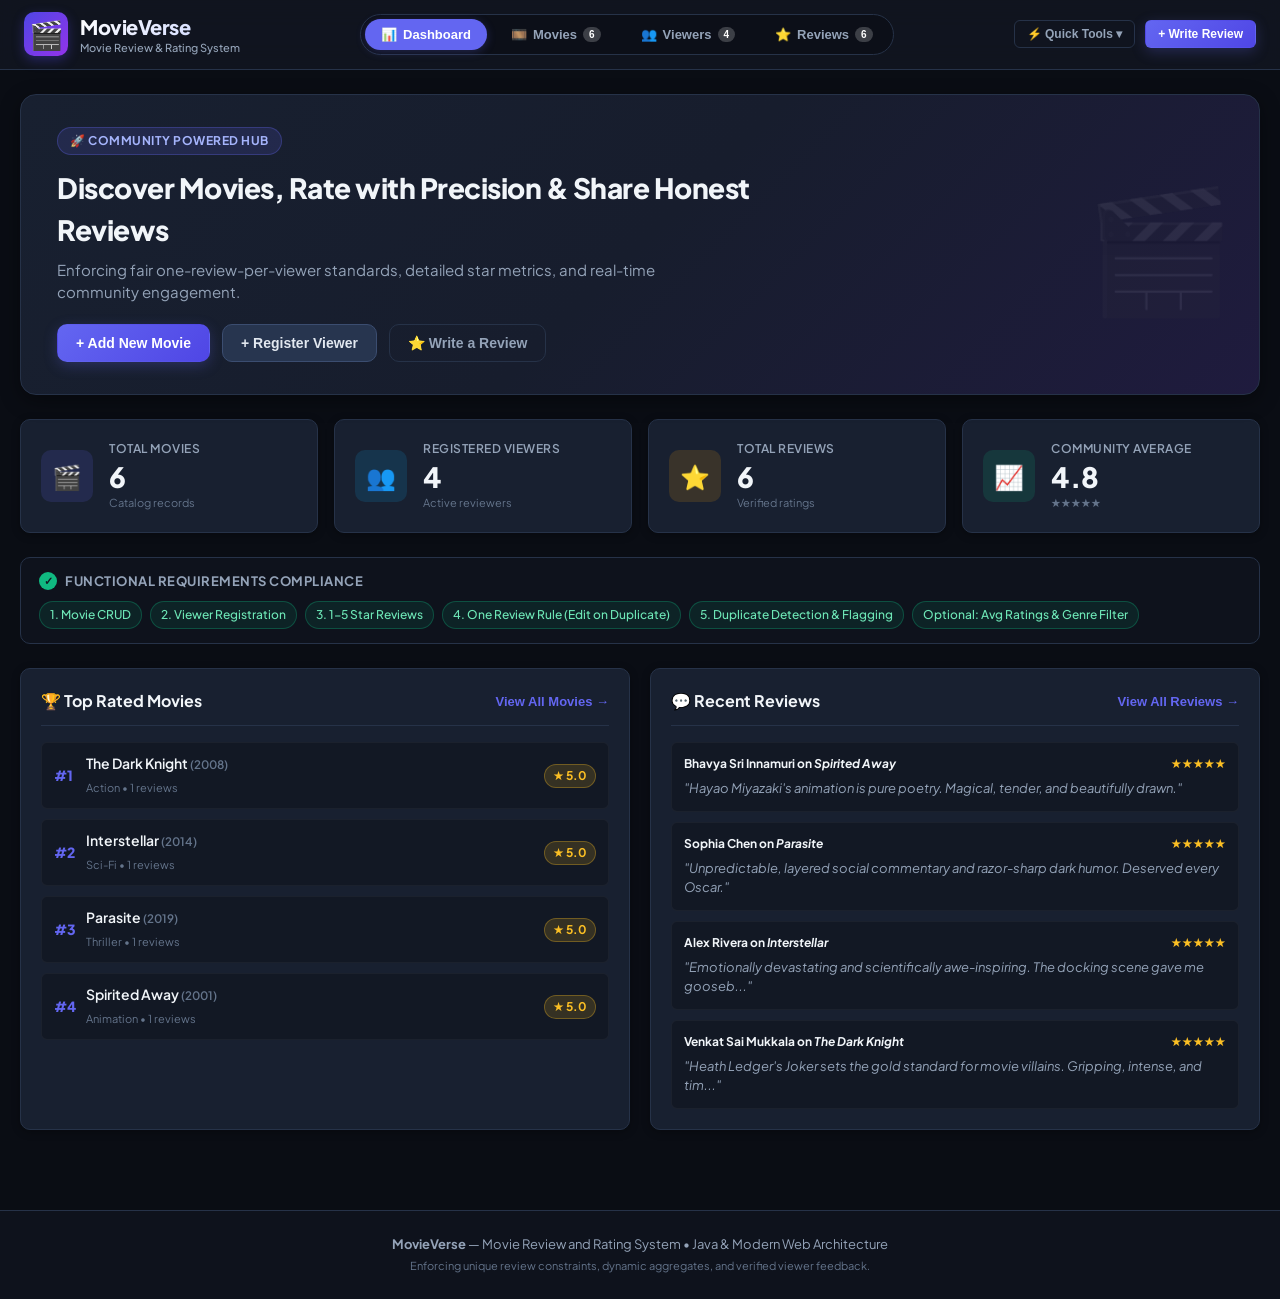
<file: index.html>
<!DOCTYPE html>
<html lang="en">
<head>
    <meta charset="UTF-8">
    <meta name="viewport" content="width=device-width, initial-scale=1.0">
    <meta http-equiv="refresh" content="0; url=/MovieReviewSystem/public/">
    <title>MovieVerse - Movie Review & Rating System</title>
    <script>
        window.location.replace("/MovieReviewSystem/public/");
    </script>
    <style>
        body {
            margin: 0;
            background-color: #0a0d14;
            color: #f1f5f9;
            font-family: -apple-system, BlinkMacSystemFont, "Segoe UI", Roboto, sans-serif;
            display: flex;
            align-items: center;
            justify-content: center;
            height: 100vh;
            text-align: center;
        }
        .box {
            background: #182030;
            padding: 32px 48px;
            border-radius: 12px;
            border: 1px solid #263248;
        }
        h2 { margin: 0 0 10px; color: #fff; }
        p { color: #94a3b8; font-size: 14px; margin-bottom: 20px; }
        a {
            display: inline-block;
            background: #6366f1;
            color: white;
            text-decoration: none;
            padding: 10px 20px;
            border-radius: 8px;
            font-weight: 600;
        }
    </style>
</head>
<body>
    <div class="box">
        <h2>🎬 Launching MovieVerse...</h2>
        <p>Redirecting to the Movie Review &amp; Rating System application.</p>
        <a href="/MovieReviewSystem/public/">Open MovieVerse Now →</a>
    </div>
</body>
</html>
</file>
<file: MovieReviewSystem/public/style.css>
/* ============================================================
   MOVIEVERSE - MODERN CINEMATIC DESIGN SYSTEM
   ============================================================ */

:root {
    --bg-primary: #0a0d14;
    --bg-secondary: #121722;
    --bg-card: #182030;
    --bg-card-hover: #1f2a3f;
    --bg-input: #0f141f;

    --border-color: #263248;
    --border-focus: #6366f1;

    --text-primary: #f1f5f9;
    --text-secondary: #94a3b8;
    --text-muted: #64748b;

    --accent-primary: #6366f1;
    --accent-hover: #4f46e5;
    --accent-glow: rgba(99, 102, 241, 0.25);

    --gold-star: #fbbf24;
    --gold-glow: rgba(251, 191, 36, 0.35);

    --success: #10b981;
    --success-bg: rgba(16, 185, 129, 0.12);
    --warning: #f59e0b;
    --warning-bg: rgba(245, 158, 11, 0.14);
    --danger: #ef4444;
    --danger-bg: rgba(239, 68, 68, 0.14);
    --info: #0ea5e9;
    --info-bg: rgba(14, 165, 233, 0.12);

    --radius-sm: 6px;
    --radius-md: 10px;
    --radius-lg: 16px;
    --radius-full: 9999px;

    --shadow-sm: 0 2px 8px rgba(0, 0, 0, 0.3);
    --shadow-md: 0 6px 20px rgba(0, 0, 0, 0.4);
    --shadow-lg: 0 12px 32px rgba(0, 0, 0, 0.55);

    --transition: all 0.2s cubic-bezier(0.4, 0, 0.2, 1);
}

* {
    box-sizing: border-box;
    margin: 0;
    padding: 0;
}

body {
    font-family: 'Plus Jakarta Sans', -apple-system, BlinkMacSystemFont, 'Segoe UI', Roboto, sans-serif;
    background-color: var(--bg-primary);
    color: var(--text-primary);
    line-height: 1.5;
    min-height: 100vh;
    display: flex;
    flex-direction: column;
}

/* ============================================================
   HEADER & NAVBAR
   ============================================================ */

.app-header {
    background-color: rgba(18, 23, 34, 0.85);
    backdrop-filter: blur(14px);
    -webkit-backdrop-filter: blur(14px);
    border-bottom: 1px solid var(--border-color);
    position: sticky;
    top: 0;
    z-index: 100;
}

.header-container {
    max-width: 1300px;
    margin: 0 auto;
    padding: 12px 24px;
    display: flex;
    align-items: center;
    justify-content: space-between;
    gap: 20px;
}

.brand {
    display: flex;
    align-items: center;
    gap: 12px;
    cursor: pointer;
    user-select: none;
}

.brand-icon {
    font-size: 28px;
    width: 44px;
    height: 44px;
    display: flex;
    align-items: center;
    justify-content: center;
    background: linear-gradient(135deg, #4f46e5, #9333ea);
    border-radius: var(--radius-md);
    box-shadow: 0 4px 12px rgba(79, 70, 229, 0.35);
}

.brand-text h1 {
    font-size: 20px;
    font-weight: 800;
    letter-spacing: -0.5px;
    background: linear-gradient(135deg, #ffffff, #c7d2fe);
    -webkit-background-clip: text;
    -webkit-text-fill-color: transparent;
}

.brand-text .tagline {
    font-size: 11px;
    color: var(--text-secondary);
    font-weight: 500;
    display: block;
    margin-top: -2px;
}

.nav-links {
    display: flex;
    align-items: center;
    gap: 8px;
    background: rgba(10, 13, 20, 0.6);
    padding: 4px;
    border-radius: var(--radius-full);
    border: 1px solid var(--border-color);
}

.nav-btn {
    background: transparent;
    color: var(--text-secondary);
    border: none;
    padding: 8px 16px;
    border-radius: var(--radius-full);
    font-size: 13px;
    font-weight: 600;
    cursor: pointer;
    display: inline-flex;
    align-items: center;
    gap: 6px;
    transition: var(--transition);
}

.nav-btn:hover {
    color: var(--text-primary);
    background: rgba(255, 255, 255, 0.05);
}

.nav-btn.active {
    background: var(--accent-primary);
    color: white;
    box-shadow: 0 2px 10px var(--accent-glow);
}

.nav-btn .badge {
    background: rgba(255, 255, 255, 0.2);
    color: white;
    font-size: 10px;
    padding: 2px 6px;
    border-radius: var(--radius-full);
    font-weight: 700;
}

.header-actions {
    display: flex;
    align-items: center;
    gap: 10px;
    position: relative;
}

.dropdown-menu {
    position: absolute;
    top: calc(100% + 8px);
    right: 0;
    background: var(--bg-card);
    border: 1px solid var(--border-color);
    border-radius: var(--radius-md);
    box-shadow: var(--shadow-lg);
    padding: 6px;
    min-width: 230px;
    z-index: 200;
    display: flex;
    flex-direction: column;
}

.dropdown-menu button {
    background: transparent;
    border: none;
    color: var(--text-primary);
    padding: 9px 12px;
    font-size: 13px;
    text-align: left;
    border-radius: var(--radius-sm);
    cursor: pointer;
    font-weight: 500;
    transition: var(--transition);
}

.dropdown-menu button:hover {
    background: rgba(255, 255, 255, 0.07);
    color: white;
}

.dropdown-menu hr {
    border: none;
    border-top: 1px solid var(--border-color);
    margin: 4px 0;
}

.dropdown-menu .text-danger {
    color: var(--danger);
}

.dropdown-menu .text-danger:hover {
    background: var(--danger-bg);
}

/* ============================================================
   MAIN CONTAINER & SECTIONS
   ============================================================ */

.main-content {
    max-width: 1300px;
    width: 100%;
    margin: 0 auto;
    padding: 24px 20px 40px;
    flex: 1;
}

.content-section {
    animation: fadeIn 0.25s ease-out;
}

@keyframes fadeIn {
    from { opacity: 0; transform: translateY(6px); }
    to { opacity: 1; transform: translateY(0); }
}

.hidden {
    display: none !important;
}

/* ============================================================
   BUTTONS
   ============================================================ */

.btn {
    display: inline-flex;
    align-items: center;
    justify-content: center;
    gap: 6px;
    padding: 10px 18px;
    border-radius: var(--radius-md);
    font-size: 14px;
    font-weight: 600;
    cursor: pointer;
    border: 1px solid transparent;
    transition: var(--transition);
    text-decoration: none;
    user-select: none;
}

.btn-sm {
    padding: 6px 12px;
    font-size: 12px;
    border-radius: var(--radius-sm);
}

.btn-primary {
    background: linear-gradient(135deg, var(--accent-primary), #4f46e5);
    color: white;
    box-shadow: 0 4px 14px var(--accent-glow);
}

.btn-primary:hover {
    background: linear-gradient(135deg, #4f46e5, #4338ca);
    transform: translateY(-1px);
    box-shadow: 0 6px 18px var(--accent-glow);
}

.btn-secondary {
    background: #27354f;
    color: #e2e8f0;
    border: 1px solid #3b4d70;
}

.btn-secondary:hover {
    background: #334466;
    color: white;
}

.btn-outline {
    background: transparent;
    border: 1px solid var(--border-color);
    color: var(--text-secondary);
}

.btn-outline:hover {
    border-color: var(--text-secondary);
    color: var(--text-primary);
    background: rgba(255, 255, 255, 0.04);
}

.btn-outline-warning {
    background: transparent;
    border: 1px solid var(--warning);
    color: var(--warning);
}

.btn-outline-warning:hover {
    background: var(--warning-bg);
}

.btn-warning {
    background: var(--warning);
    color: #121722;
    font-weight: 700;
}

.btn-warning:hover {
    background: #d97706;
}

.btn-danger {
    background: var(--danger);
    color: white;
}

.btn-danger:hover {
    background: #dc2626;
}

.btn-link {
    background: transparent;
    border: none;
    color: var(--accent-primary);
    font-size: 13px;
    font-weight: 600;
    cursor: pointer;
    padding: 0;
    transition: var(--transition);
}

.btn-link:hover {
    color: #818cf8;
    text-decoration: underline;
}

/* ============================================================
   HERO BANNER
   ============================================================ */

.hero-banner {
    background: linear-gradient(135deg, #182030, #171d2d, #1f1b3e);
    border: 1px solid var(--border-color);
    border-radius: var(--radius-lg);
    padding: 32px 36px;
    margin-bottom: 24px;
    box-shadow: var(--shadow-md);
    position: relative;
    overflow: hidden;
}

.hero-banner::after {
    content: "🎬";
    position: absolute;
    right: 24px;
    top: 50%;
    transform: translateY(-50%);
    font-size: 120px;
    opacity: 0.08;
    pointer-events: none;
}

.pill-badge {
    display: inline-block;
    background: rgba(99, 102, 241, 0.15);
    color: #a5b4fc;
    border: 1px solid rgba(99, 102, 241, 0.3);
    padding: 4px 12px;
    border-radius: var(--radius-full);
    font-size: 12px;
    font-weight: 700;
    margin-bottom: 12px;
    text-transform: uppercase;
    letter-spacing: 0.5px;
}

.hero-content h2 {
    font-size: 28px;
    font-weight: 800;
    letter-spacing: -0.5px;
    margin-bottom: 8px;
    max-width: 800px;
}

.hero-content p {
    color: var(--text-secondary);
    font-size: 15px;
    max-width: 680px;
    margin-bottom: 20px;
}

.hero-cta-group {
    display: flex;
    flex-wrap: wrap;
    gap: 12px;
}

/* ============================================================
   DASHBOARD STATS GRID
   ============================================================ */

.stats-grid {
    display: grid;
    grid-template-columns: repeat(4, 1fr);
    gap: 16px;
    margin-bottom: 24px;
}

.stat-card {
    background: var(--bg-card);
    border: 1px solid var(--border-color);
    border-radius: var(--radius-md);
    padding: 20px;
    display: flex;
    align-items: center;
    gap: 16px;
    cursor: pointer;
    transition: var(--transition);
    box-shadow: var(--shadow-sm);
}

.stat-card:hover {
    background: var(--bg-card-hover);
    transform: translateY(-2px);
    border-color: #3b4d70;
}

.stat-icon-wrap {
    width: 52px;
    height: 52px;
    border-radius: var(--radius-md);
    display: flex;
    align-items: center;
    justify-content: center;
    font-size: 24px;
    flex-shrink: 0;
}

.stat-icon-wrap.violet { background: rgba(99, 102, 241, 0.15); color: #818cf8; }
.stat-icon-wrap.blue   { background: rgba(14, 165, 233, 0.15); color: #38bdf8; }
.stat-icon-wrap.amber  { background: rgba(245, 158, 11, 0.15); color: #fbbf24; }
.stat-icon-wrap.emerald{ background: rgba(16, 185, 129, 0.15); color: #34d399; }

.stat-info {
    display: flex;
    flex-direction: column;
}

.stat-label {
    font-size: 12px;
    font-weight: 600;
    color: var(--text-secondary);
    text-transform: uppercase;
    letter-spacing: 0.5px;
}

.stat-number {
    font-size: 28px;
    font-weight: 800;
    color: var(--text-primary);
    line-height: 1.2;
    margin: 2px 0;
}

.stat-sub {
    font-size: 11px;
    color: var(--text-muted);
}

/* ============================================================
   REQUIREMENTS COMPLIANCE BOX
   ============================================================ */

.requirements-pill-box {
    background: rgba(18, 23, 34, 0.6);
    border: 1px solid var(--border-color);
    border-radius: var(--radius-md);
    padding: 14px 18px;
    margin-bottom: 24px;
}

.pill-box-header {
    display: flex;
    align-items: center;
    gap: 8px;
    margin-bottom: 10px;
}

.pill-box-header .check-icon {
    background: var(--success);
    color: #121722;
    width: 18px;
    height: 18px;
    border-radius: var(--radius-full);
    display: inline-flex;
    align-items: center;
    justify-content: center;
    font-size: 11px;
    font-weight: 800;
}

.pill-box-header h4 {
    font-size: 13px;
    font-weight: 700;
    color: var(--text-secondary);
    text-transform: uppercase;
    letter-spacing: 0.5px;
}

.compliance-badges {
    display: flex;
    flex-wrap: wrap;
    gap: 8px;
}

.comp-badge {
    background: rgba(255, 255, 255, 0.04);
    border: 1px solid var(--border-color);
    color: var(--text-secondary);
    font-size: 12px;
    padding: 4px 10px;
    border-radius: var(--radius-full);
    font-weight: 500;
}

.comp-badge.active {
    background: rgba(16, 185, 129, 0.1);
    border-color: rgba(16, 185, 129, 0.3);
    color: #6ee7b7;
}

/* ============================================================
   ALERT BANNERS (Requirements #4 & #5)
   ============================================================ */

.alert-banner {
    border-radius: var(--radius-md);
    padding: 16px 20px;
    display: flex;
    align-items: center;
    justify-content: space-between;
    gap: 16px;
    margin-bottom: 20px;
    border: 1px solid transparent;
}

.warning-banner {
    background: var(--warning-bg);
    border-color: rgba(245, 158, 11, 0.4);
    color: #fef3c7;
}

.info-banner {
    background: var(--info-bg);
    border-color: rgba(14, 165, 233, 0.4);
    color: #e0f2fe;
}

.alert-content {
    display: flex;
    align-items: flex-start;
    gap: 12px;
}

.alert-icon {
    font-size: 22px;
    line-height: 1;
}

.alert-content strong {
    font-size: 14px;
    display: block;
    margin-bottom: 2px;
}

.alert-content p {
    font-size: 13px;
    opacity: 0.9;
}

.alert-actions {
    display: flex;
    align-items: center;
    gap: 8px;
    flex-shrink: 0;
}

/* ============================================================
   DASHBOARD SPLIT PANELS
   ============================================================ */

.dashboard-split {
    display: grid;
    grid-template-columns: 1fr 1fr;
    gap: 20px;
}

.dash-panel {
    background: var(--bg-card);
    border: 1px solid var(--border-color);
    border-radius: var(--radius-md);
    padding: 20px;
    box-shadow: var(--shadow-sm);
}

.panel-header {
    display: flex;
    align-items: center;
    justify-content: space-between;
    margin-bottom: 16px;
    padding-bottom: 12px;
    border-bottom: 1px solid var(--border-color);
}

.panel-header h3 {
    font-size: 16px;
    font-weight: 700;
}

.dash-list {
    display: flex;
    flex-direction: column;
    gap: 10px;
}

.dash-movie-item {
    display: flex;
    align-items: center;
    justify-content: space-between;
    padding: 10px 12px;
    background: rgba(10, 13, 20, 0.4);
    border: 1px solid rgba(255, 255, 255, 0.04);
    border-radius: var(--radius-sm);
    transition: var(--transition);
}

.dash-movie-item:hover {
    background: rgba(255, 255, 255, 0.03);
    border-color: var(--border-color);
}

.dash-movie-left {
    display: flex;
    align-items: center;
    gap: 12px;
}

.dash-movie-rank {
    font-size: 14px;
    font-weight: 800;
    color: var(--accent-primary);
    width: 20px;
}

.dash-movie-title {
    font-size: 14px;
    font-weight: 600;
}

.dash-movie-genre {
    font-size: 11px;
    color: var(--text-muted);
}

.dash-movie-right {
    display: flex;
    align-items: center;
    gap: 12px;
}

.dash-rating-pill {
    background: rgba(251, 191, 36, 0.15);
    color: var(--gold-star);
    border: 1px solid rgba(251, 191, 36, 0.3);
    padding: 2px 8px;
    border-radius: var(--radius-full);
    font-size: 12px;
    font-weight: 700;
}

.dash-review-item {
    padding: 12px;
    background: rgba(10, 13, 20, 0.4);
    border: 1px solid rgba(255, 255, 255, 0.04);
    border-radius: var(--radius-sm);
}

.dash-review-meta {
    display: flex;
    align-items: center;
    justify-content: space-between;
    margin-bottom: 6px;
    font-size: 12px;
}

.dash-review-text {
    font-size: 13px;
    color: var(--text-secondary);
    font-style: italic;
}

/* ============================================================
   SECTION TOOLBAR & CONTROLS
   ============================================================ */

.section-title-bar {
    display: flex;
    align-items: center;
    justify-content: space-between;
    gap: 16px;
    margin-bottom: 20px;
}

.section-title-bar h2 {
    font-size: 24px;
    font-weight: 800;
    letter-spacing: -0.5px;
}

.section-subtitle {
    color: var(--text-secondary);
    font-size: 14px;
}

.filter-toolbar {
    background: var(--bg-card);
    border: 1px solid var(--border-color);
    border-radius: var(--radius-md);
    padding: 12px 16px;
    margin-bottom: 16px;
    display: flex;
    align-items: center;
    justify-content: space-between;
    gap: 16px;
    flex-wrap: wrap;
}

.search-box {
    position: relative;
    flex: 1;
    min-width: 240px;
}

.search-box .search-icon {
    position: absolute;
    left: 12px;
    top: 50%;
    transform: translateY(-50%);
    font-size: 14px;
    color: var(--text-muted);
}

.search-box input {
    width: 100%;
    background: var(--bg-input);
    border: 1px solid var(--border-color);
    color: var(--text-primary);
    padding: 9px 36px 9px 36px;
    border-radius: var(--radius-sm);
    font-size: 13px;
    transition: var(--transition);
}

.search-box input:focus {
    outline: none;
    border-color: var(--border-focus);
    box-shadow: 0 0 0 3px var(--accent-glow);
}

.clear-btn {
    position: absolute;
    right: 10px;
    top: 50%;
    transform: translateY(-50%);
    background: none;
    border: none;
    color: var(--text-muted);
    font-size: 16px;
    cursor: pointer;
}

.filter-controls {
    display: flex;
    align-items: center;
    gap: 10px;
    flex-wrap: wrap;
}

.full-width-flex {
    width: 100%;
}

select {
    background: var(--bg-input);
    color: var(--text-primary);
    border: 1px solid var(--border-color);
    padding: 9px 12px;
    border-radius: var(--radius-sm);
    font-size: 13px;
    cursor: pointer;
    transition: var(--transition);
}

select:focus {
    outline: none;
    border-color: var(--border-focus);
}

.genre-pills {
    display: flex;
    gap: 8px;
    overflow-x: auto;
    padding-bottom: 8px;
    margin-bottom: 20px;
    scrollbar-width: thin;
}

.genre-pills .pill {
    background: var(--bg-card);
    border: 1px solid var(--border-color);
    color: var(--text-secondary);
    padding: 6px 14px;
    border-radius: var(--radius-full);
    font-size: 12px;
    font-weight: 600;
    cursor: pointer;
    white-space: nowrap;
    transition: var(--transition);
}

.genre-pills .pill:hover {
    color: var(--text-primary);
    border-color: #3b4d70;
}

.genre-pills .pill.active {
    background: var(--accent-primary);
    color: white;
    border-color: var(--accent-primary);
    box-shadow: 0 2px 8px var(--accent-glow);
}

/* ============================================================
   MOVIE CARDS GRID
   ============================================================ */

.cards-grid {
    display: grid;
    grid-template-columns: repeat(auto-fill, minmax(320px, 1fr));
    gap: 20px;
}

.movie-card {
    background: var(--bg-card);
    border: 1px solid var(--border-color);
    border-radius: var(--radius-lg);
    overflow: hidden;
    display: flex;
    flex-direction: column;
    transition: var(--transition);
    box-shadow: var(--shadow-sm);
}

.movie-card:hover {
    background: var(--bg-card-hover);
    border-color: #3b4d70;
    transform: translateY(-3px);
    box-shadow: var(--shadow-md);
}

.movie-poster-banner {
    height: 140px;
    background: linear-gradient(135deg, #273046, #1a2233);
    position: relative;
    display: flex;
    align-items: center;
    justify-content: center;
    font-size: 52px;
    overflow: hidden;
}

.movie-poster-banner img {
    width: 100%;
    height: 100%;
    object-fit: cover;
}

.movie-badge-group {
    position: absolute;
    top: 12px;
    left: 12px;
    right: 12px;
    display: flex;
    justify-content: space-between;
    align-items: center;
}

.genre-badge {
    background: rgba(10, 13, 20, 0.75);
    backdrop-filter: blur(8px);
    color: #e2e8f0;
    font-size: 11px;
    font-weight: 700;
    padding: 3px 10px;
    border-radius: var(--radius-full);
    border: 1px solid rgba(255, 255, 255, 0.1);
}

.year-badge {
    background: rgba(99, 102, 241, 0.85);
    color: white;
    font-size: 11px;
    font-weight: 700;
    padding: 3px 8px;
    border-radius: var(--radius-full);
}

.movie-card-body {
    padding: 20px;
    display: flex;
    flex-direction: column;
    flex: 1;
}

.movie-card-header {
    display: flex;
    align-items: flex-start;
    justify-content: space-between;
    gap: 10px;
    margin-bottom: 8px;
}

.movie-card-title {
    font-size: 18px;
    font-weight: 700;
    line-height: 1.3;
}

.movie-rating-badge {
    background: rgba(251, 191, 36, 0.15);
    border: 1px solid rgba(251, 191, 36, 0.3);
    color: var(--gold-star);
    padding: 3px 8px;
    border-radius: var(--radius-full);
    font-size: 12px;
    font-weight: 800;
    display: inline-flex;
    align-items: center;
    gap: 4px;
    flex-shrink: 0;
}

.movie-synopsis {
    color: var(--text-secondary);
    font-size: 13px;
    line-height: 1.5;
    margin-bottom: 16px;
    display: -webkit-box;
    -webkit-line-clamp: 3;
    -webkit-box-orient: vertical;
    overflow: hidden;
    flex: 1;
}

.movie-review-stats {
    font-size: 12px;
    color: var(--text-muted);
    margin-bottom: 16px;
    display: flex;
    align-items: center;
    justify-content: space-between;
}

.card-actions {
    display: flex;
    align-items: center;
    gap: 8px;
    padding-top: 14px;
    border-top: 1px solid var(--border-color);
    margin-top: auto;
}

.card-actions .btn {
    flex: 1;
}

/* ============================================================
   VIEWERS GRID
   ============================================================ */

.viewers-grid {
    display: grid;
    grid-template-columns: repeat(auto-fill, minmax(290px, 1fr));
    gap: 16px;
}

.viewer-card {
    background: var(--bg-card);
    border: 1px solid var(--border-color);
    border-radius: var(--radius-md);
    padding: 20px;
    display: flex;
    flex-direction: column;
    gap: 14px;
    transition: var(--transition);
}

.viewer-card:hover {
    background: var(--bg-card-hover);
    border-color: #3b4d70;
    transform: translateY(-2px);
}

.viewer-header {
    display: flex;
    align-items: center;
    gap: 14px;
}

.viewer-avatar {
    width: 46px;
    height: 46px;
    border-radius: var(--radius-full);
    background: linear-gradient(135deg, #4f46e5, #0ea5e9);
    color: white;
    font-size: 16px;
    font-weight: 800;
    display: flex;
    align-items: center;
    justify-content: center;
    flex-shrink: 0;
}

.viewer-details h3 {
    font-size: 16px;
    font-weight: 700;
    margin-bottom: 2px;
}

.viewer-details .viewer-email {
    font-size: 12px;
    color: var(--text-secondary);
    word-break: break-all;
}

.viewer-stats-row {
    background: rgba(10, 13, 20, 0.4);
    border: 1px solid rgba(255, 255, 255, 0.04);
    border-radius: var(--radius-sm);
    padding: 10px 14px;
    display: flex;
    justify-content: space-between;
    font-size: 12px;
}

.viewer-stat-item {
    display: flex;
    flex-direction: column;
}

.viewer-stat-item .label {
    color: var(--text-muted);
    font-size: 10px;
    text-transform: uppercase;
}

.viewer-stat-item .val {
    font-weight: 700;
    color: var(--text-primary);
}

/* ============================================================
   REVIEWS LIST
   ============================================================ */

.reviews-list {
    display: flex;
    flex-direction: column;
    gap: 14px;
}

.review-item {
    background: var(--bg-card);
    border: 1px solid var(--border-color);
    border-radius: var(--radius-md);
    padding: 20px;
    transition: var(--transition);
    position: relative;
}

.review-item:hover {
    background: var(--bg-card-hover);
    border-color: #3b4d70;
}

/* Flagged Duplicate Review (Requirement #5) */
.review-item.flagged-duplicate {
    border-left: 4px solid var(--warning);
    background: rgba(245, 158, 11, 0.05);
}

.duplicate-flag-pill {
    background: var(--warning-bg);
    border: 1px solid rgba(245, 158, 11, 0.4);
    color: #fef08a;
    font-size: 11px;
    font-weight: 700;
    padding: 3px 8px;
    border-radius: var(--radius-full);
    display: inline-flex;
    align-items: center;
    gap: 4px;
    margin-bottom: 10px;
}

.review-header {
    display: flex;
    align-items: flex-start;
    justify-content: space-between;
    gap: 12px;
    margin-bottom: 12px;
}

.review-user-info {
    display: flex;
    align-items: center;
    gap: 12px;
}

.review-avatar {
    width: 38px;
    height: 38px;
    border-radius: var(--radius-full);
    background: #27354f;
    color: #cbd5e1;
    font-weight: 700;
    font-size: 13px;
    display: flex;
    align-items: center;
    justify-content: center;
}

.review-names h4 {
    font-size: 15px;
    font-weight: 700;
}

.review-movie-link {
    font-size: 12px;
    color: var(--accent-primary);
    cursor: pointer;
}

.review-movie-link:hover {
    text-decoration: underline;
}

.review-rating-block {
    text-align: right;
}

.stars-display {
    color: var(--gold-star);
    font-size: 16px;
    letter-spacing: 2px;
}

.review-date {
    font-size: 11px;
    color: var(--text-muted);
}

.review-body {
    font-size: 14px;
    color: #cbd5e1;
    line-height: 1.6;
    margin-bottom: 14px;
    white-space: pre-line;
}

.review-footer {
    display: flex;
    justify-content: flex-end;
    gap: 8px;
    padding-top: 10px;
    border-top: 1px solid rgba(255, 255, 255, 0.05);
}

/* ============================================================
   INTERACTIVE STAR RATING PICKER (Requirement #3)
   ============================================================ */

.interactive-star-picker {
    display: flex;
    gap: 6px;
    font-size: 32px;
    cursor: pointer;
    user-select: none;
    margin: 6px 0;
}

.star-item {
    color: #3b455b;
    transition: transform 0.15s ease, color 0.15s ease;
}

.star-item:hover {
    transform: scale(1.2);
}

.star-item.active,
.star-item.hovered {
    color: var(--gold-star);
    text-shadow: 0 0 12px var(--gold-glow);
}

.rating-descriptor {
    font-size: 13px;
    font-weight: 600;
    color: var(--gold-star);
    margin-top: 4px;
}

/* ============================================================
   MODALS SYSTEM
   ============================================================ */

.modal-backdrop {
    position: fixed;
    top: 0;
    left: 0;
    right: 0;
    bottom: 0;
    background: rgba(5, 8, 14, 0.8);
    backdrop-filter: blur(8px);
    -webkit-backdrop-filter: blur(8px);
    display: flex;
    align-items: center;
    justify-content: center;
    padding: 20px;
    z-index: 1000;
    animation: modalFadeIn 0.2s ease-out;
}

@keyframes modalFadeIn {
    from { opacity: 0; }
    to { opacity: 1; }
}

.modal-card {
    background: var(--bg-card);
    border: 1px solid var(--border-color);
    border-radius: var(--radius-lg);
    width: 100%;
    max-width: 540px;
    max-height: 90vh;
    overflow-y: auto;
    padding: 24px;
    box-shadow: var(--shadow-lg);
    animation: modalScaleUp 0.2s cubic-bezier(0.16, 1, 0.3, 1);
}

.modal-lg {
    max-width: 780px;
}

.modal-sm {
    max-width: 420px;
}

@keyframes modalScaleUp {
    from { transform: scale(0.95); opacity: 0; }
    to { transform: scale(1); opacity: 1; }
}

.modal-header {
    display: flex;
    align-items: center;
    justify-content: space-between;
    margin-bottom: 20px;
    padding-bottom: 12px;
    border-bottom: 1px solid var(--border-color);
}

.modal-header h3 {
    font-size: 18px;
    font-weight: 800;
}

.close-modal-btn {
    background: transparent;
    border: none;
    color: var(--text-muted);
    font-size: 24px;
    line-height: 1;
    cursor: pointer;
    transition: var(--transition);
}

.close-modal-btn:hover {
    color: var(--text-primary);
}

.form-group {
    margin-bottom: 16px;
    display: flex;
    flex-direction: column;
    gap: 6px;
}

.form-row {
    display: grid;
    grid-template-columns: 1fr 1fr;
    gap: 12px;
}

label {
    font-size: 13px;
    font-weight: 600;
    color: var(--text-secondary);
}

.required {
    color: var(--danger);
}

.optional {
    color: var(--text-muted);
    font-weight: 400;
    font-size: 11px;
}

.form-hint {
    font-size: 11px;
    color: var(--text-muted);
}

input[type="text"],
input[type="number"],
input[type="email"],
input[type="url"],
textarea {
    width: 100%;
    background: var(--bg-input);
    border: 1px solid var(--border-color);
    color: var(--text-primary);
    padding: 10px 14px;
    border-radius: var(--radius-sm);
    font-size: 14px;
    font-family: inherit;
    transition: var(--transition);
}

input:focus,
textarea:focus {
    outline: none;
    border-color: var(--border-focus);
    box-shadow: 0 0 0 3px var(--accent-glow);
}

textarea {
    resize: vertical;
    min-height: 90px;
}

.modal-actions {
    display: flex;
    justify-content: flex-end;
    gap: 10px;
    margin-top: 24px;
    padding-top: 16px;
    border-top: 1px solid var(--border-color);
}

/* ============================================================
   MOVIE DETAILS MODAL CONTENT
   ============================================================ */

.movie-details-grid {
    display: grid;
    grid-template-columns: 200px 1fr;
    gap: 20px;
    margin-bottom: 20px;
}

.details-poster {
    border-radius: var(--radius-md);
    overflow: hidden;
    background: #1a2233;
    display: flex;
    align-items: center;
    justify-content: center;
    font-size: 60px;
    height: 240px;
}

.details-poster img {
    width: 100%;
    height: 100%;
    object-fit: cover;
}

.rating-breakdown-bar {
    display: flex;
    align-items: center;
    gap: 8px;
    font-size: 12px;
    margin-bottom: 4px;
}

.bar-track {
    flex: 1;
    height: 8px;
    background: var(--bg-input);
    border-radius: var(--radius-full);
    overflow: hidden;
}

.bar-fill {
    height: 100%;
    background: var(--gold-star);
    border-radius: var(--radius-full);
}

/* ============================================================
   TOAST NOTIFICATIONS
   ============================================================ */

.toast-container {
    position: fixed;
    bottom: 24px;
    right: 24px;
    z-index: 2000;
    display: flex;
    flex-direction: column;
    gap: 10px;
    pointer-events: none;
}

.toast {
    background: var(--bg-card);
    border: 1px solid var(--border-color);
    color: var(--text-primary);
    padding: 14px 18px;
    border-radius: var(--radius-md);
    box-shadow: var(--shadow-lg);
    display: flex;
    align-items: center;
    gap: 12px;
    min-width: 280px;
    max-width: 420px;
    pointer-events: auto;
    animation: toastSlideIn 0.25s ease-out;
}

@keyframes toastSlideIn {
    from { transform: translateX(100%); opacity: 0; }
    to { transform: translateX(0); opacity: 1; }
}

.toast.toast-success { border-left: 4px solid var(--success); }
.toast.toast-warning { border-left: 4px solid var(--warning); }
.toast.toast-danger  { border-left: 4px solid var(--danger); }
.toast.toast-info    { border-left: 4px solid var(--info); }

.toast-icon { font-size: 18px; }
.toast-msg { font-size: 13px; font-weight: 500; flex: 1; }

/* ============================================================
   EMPTY STATES
   ============================================================ */

.empty-state {
    text-align: center;
    padding: 48px 24px;
    background: var(--bg-card);
    border: 1px dashed var(--border-color);
    border-radius: var(--radius-lg);
    display: flex;
    flex-direction: column;
    align-items: center;
    gap: 12px;
}

.empty-state-icon {
    font-size: 48px;
    opacity: 0.6;
}

.empty-state h3 {
    font-size: 18px;
    font-weight: 700;
}

.empty-state p {
    color: var(--text-secondary);
    font-size: 13px;
    max-width: 400px;
}

/* ============================================================
   FOOTER
   ============================================================ */

.app-footer {
    border-top: 1px solid var(--border-color);
    background: rgba(18, 23, 34, 0.6);
    padding: 24px 20px;
    margin-top: 40px;
    text-align: center;
    font-size: 13px;
    color: var(--text-secondary);
}

.footer-container {
    max-width: 1300px;
    margin: 0 auto;
}

.footer-sub {
    font-size: 11px;
    color: var(--text-muted);
    margin-top: 4px;
}

/* ============================================================
   RESPONSIVE MEDIA QUERIES
   ============================================================ */

@media (max-width: 1024px) {
    .stats-grid {
        grid-template-columns: repeat(2, 1fr);
    }
    .dashboard-split {
        grid-template-columns: 1fr;
    }
}

@media (max-width: 768px) {
    .header-container {
        flex-direction: column;
        align-items: stretch;
        gap: 12px;
    }
    .nav-links {
        justify-content: center;
        overflow-x: auto;
    }
    .hero-banner {
        padding: 24px 20px;
    }
    .hero-content h2 {
        font-size: 22px;
    }
    .form-row {
        grid-template-columns: 1fr;
    }
    .movie-details-grid {
        grid-template-columns: 1fr;
    }
    .details-poster {
        height: 180px;
    }
}

@media (max-width: 520px) {
    .stats-grid {
        grid-template-columns: 1fr;
    }
    .cards-grid {
        grid-template-columns: 1fr;
    }
    .viewers-grid {
        grid-template-columns: 1fr;
    }
    .toast-container {
        left: 20px;
        right: 20px;
        bottom: 16px;
    }
    .toast {
        min-width: 100%;
    }
}
</file>
